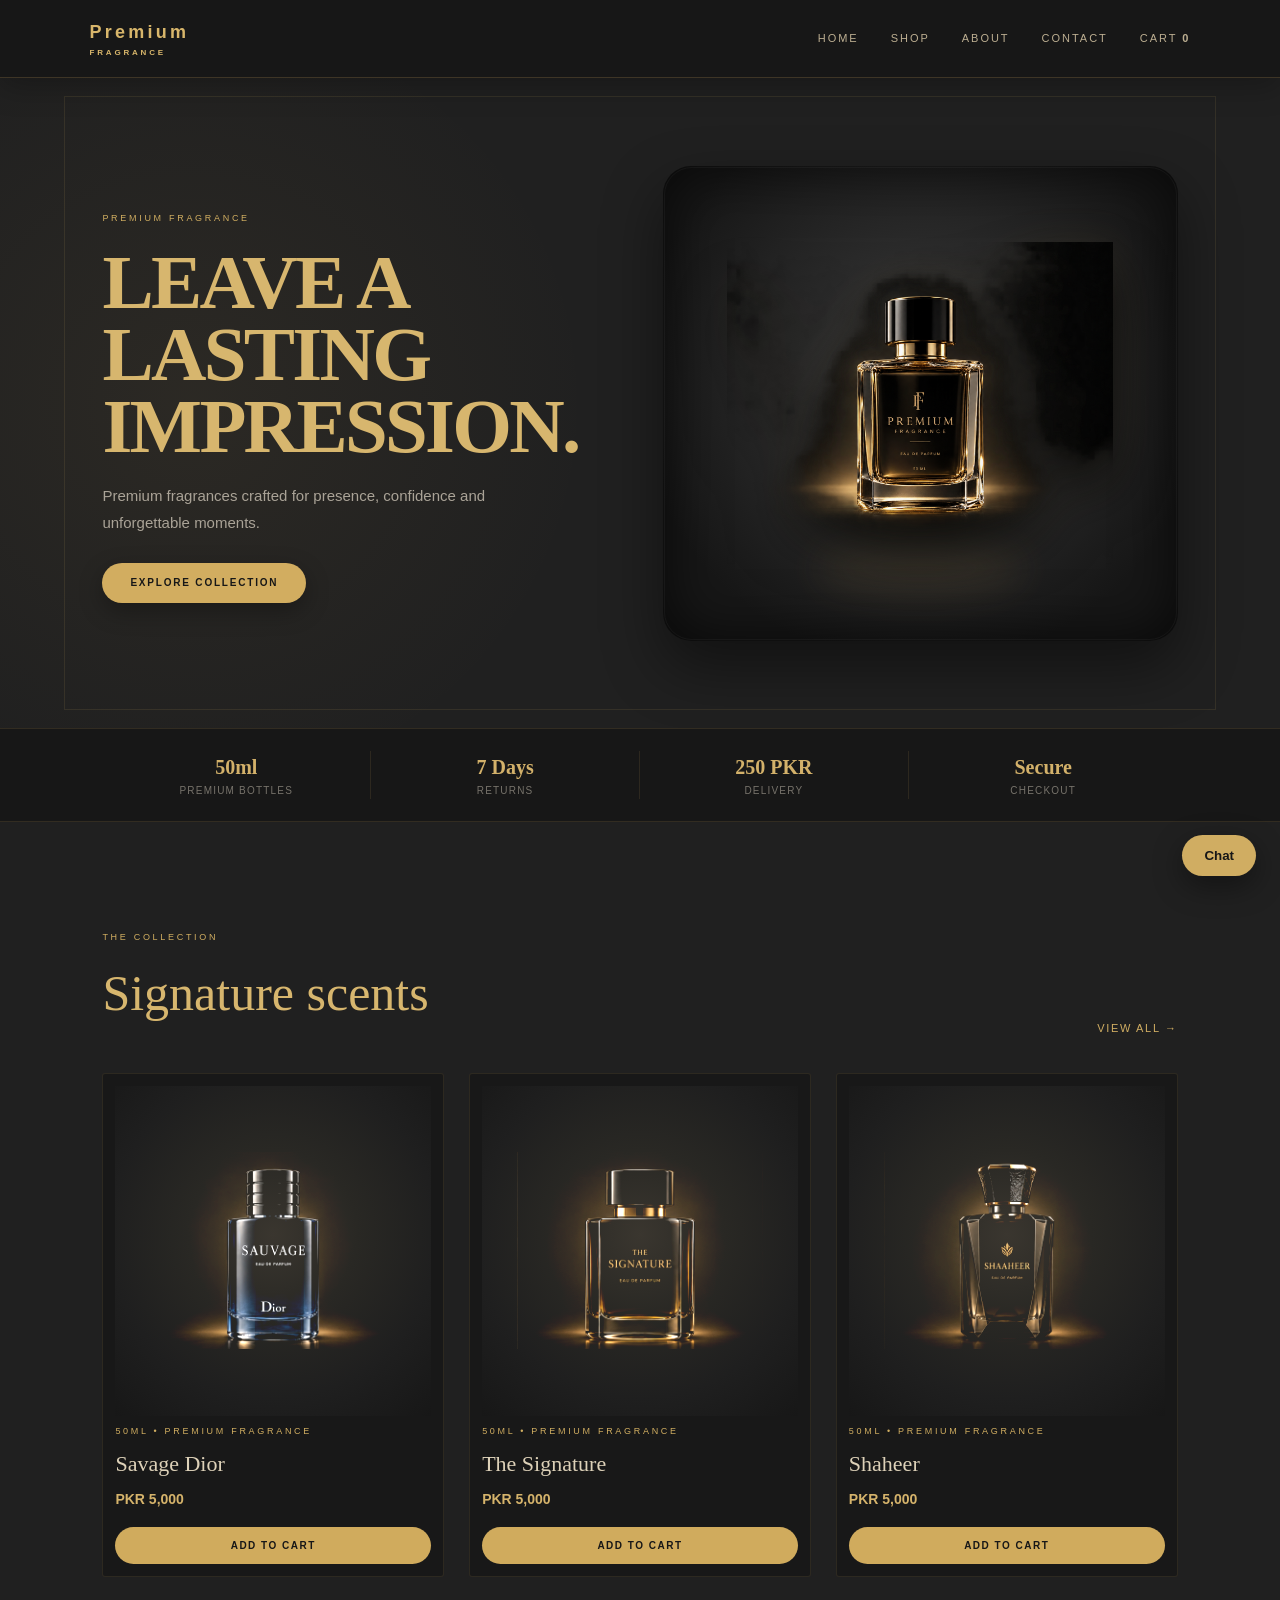
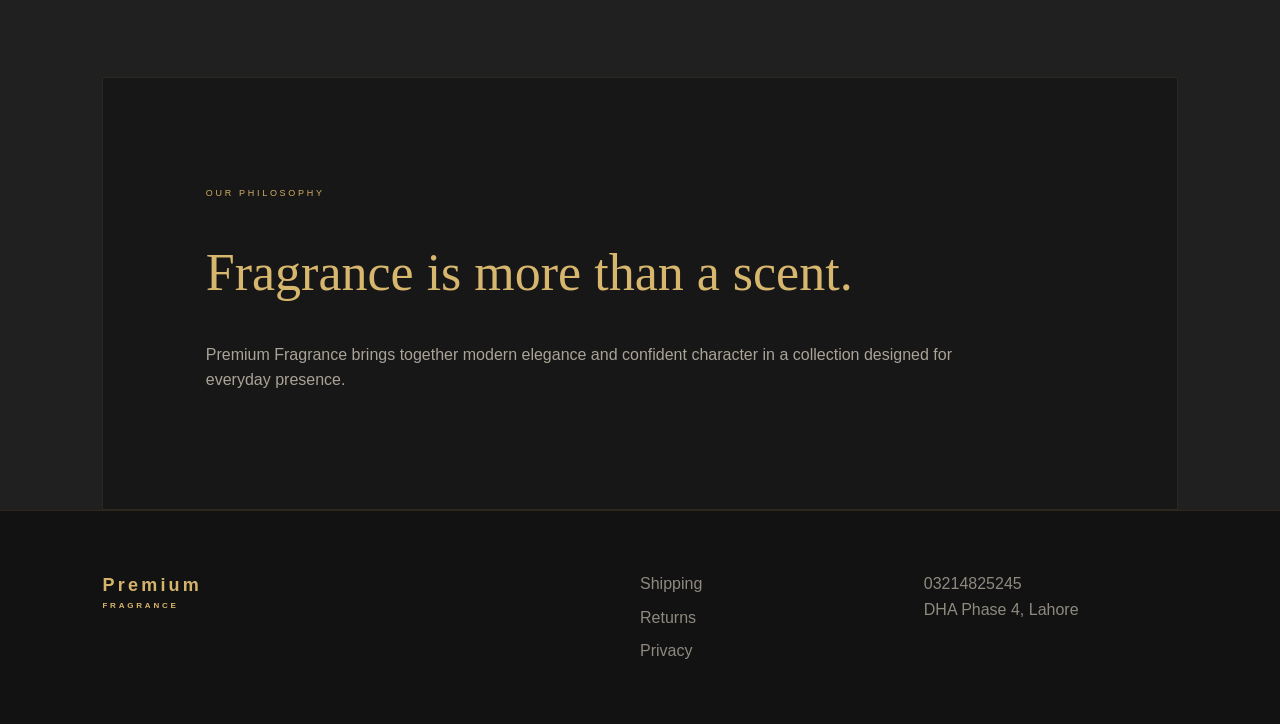
<file: index.html>
<!doctype html><html lang="en"><head><meta charset="utf-8"><meta name="viewport" content="width=device-width,initial-scale=1"><title>Premium Fragrance</title><link rel="stylesheet" href="assets/css/style.css"></head><body>
<header><a class="logo" href="index.html">Premium<span>FRAGRANCE</span></a><button class="menu">☰</button><nav><a href="index.html">Home</a><a href="shop.html">Shop</a><a href="about.html">About</a><a href="contact.html">Contact</a><a href="cart.html">Cart <b id="cartCount">0</b></a></nav></header>

<main><section class="hero reveal"><div><small>Premium FRAGRANCE</small><h1>Leave a lasting impression.</h1><p>Premium fragrances crafted for presence, confidence and unforgettable moments.</p><a class="btn" href="shop.html">Explore Collection</a></div><div class="hero-bottle">
  <img class="hero-perfume" src="assets/ChatGPT Image Sep 25, 2026, 08_57_26 PM.png" alt="Premium Fragrance">
</div></section>

<section class="trust reveal"><div><b>50ml</b><span>Premium bottles</span></div><div><b>7 Days</b><span>Returns</span></div><div><b>250 PKR</b><span>Delivery</span></div><div><b>Secure</b><span>Checkout</span></div></section>

<section class="section"><div class="heading reveal"><div><small>THE COLLECTION</small><h2>Signature scents</h2></div><a href="shop.html">View all →</a></div><div id="homeProducts" class="grid">

<article class="card reveal">
<a href="product.html?name=Savage%20Dior">
<div class="visual">
<img src="assets/images/sauvage.png" alt="Savage Dior">
</div>
<small>50ML • PREMIUM FRAGRANCE</small>
<h3>Savage Dior</h3>
<strong>PKR 5,000</strong>
</a>
<button onclick="addToCart('Savage Dior')">Add to Cart</button>
</article>

<article class="card reveal">
<a href="product.html?name=The%20Signature">
<div class="visual">
<img src="assets/images/signature.png" alt="The Signature">
</div>
<small>50ML • PREMIUM FRAGRANCE</small>
<h3>The Signature</h3>
<strong>PKR 5,000</strong>
</a>
<button onclick="addToCart('The Signature')">Add to Cart</button>
</article>

<article class="card reveal">
<a href="product.html?name=Shaheer">
<div class="visual">
<img src="assets/images/shaheer.png" alt="Shaheer">
</div>
<small>50ML • PREMIUM FRAGRANCE</small>
<h3>Shaheer</h3>
<strong>PKR 5,000</strong>
</a>
<button onclick="addToCart('Shaheer')">Add to Cart</button>
</article>

</div></section>

<section class="story reveal"><small>OUR PHILOSOPHY</small><h2>Fragrance is more than a scent.</h2><p>Premium Fragrance brings together modern elegance and confident character in a collection designed for everyday presence.</p></section></main>

<footer><div><a class="logo" href="index.html">Premium<span>FRAGRANCE</span></a></div><div><a href="shipping.html">Shipping</a><a href="returns.html">Returns</a><a href="privacy.html">Privacy</a></div><div>03214825245<br>DHA Phase 4, Lahore</div></footer>

<div class="chat"><button id="chatToggle">Chat</button><div id="chatBox"><b>Premium Fragrance</b><p>Hi! How can we help?</p><input id="chatInput" placeholder="Type a message"><button onclick="sendChat()">Send</button><p id="chatReply"></p></div></div><script src="assets/js/app.js"></script></body></html>
</file>
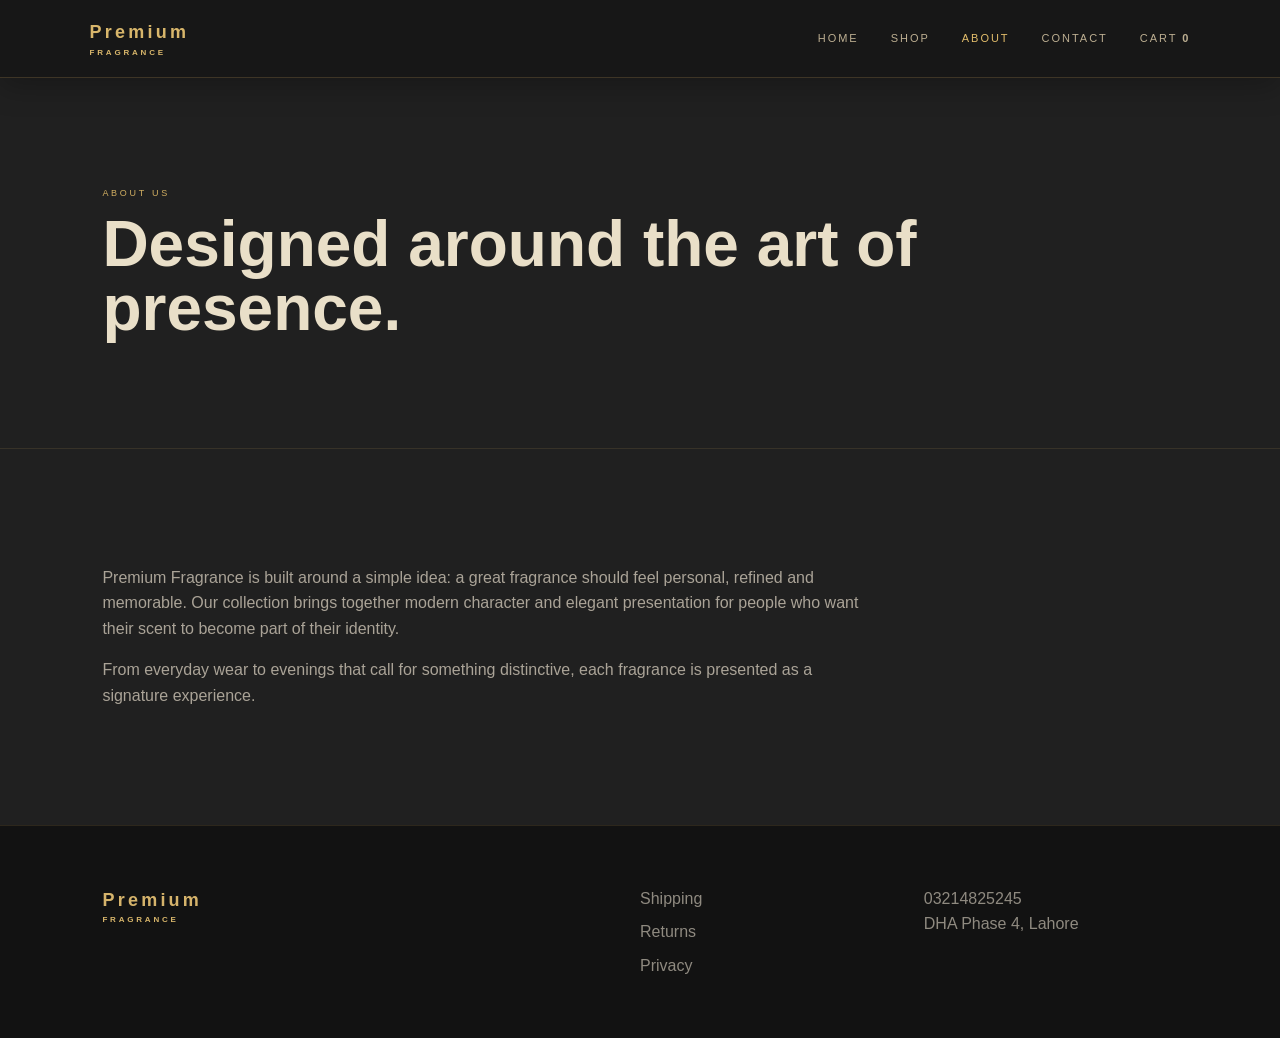
<file: about.html>
<!doctype html><html><head><meta charset="utf-8"><meta name="viewport" content="width=device-width,initial-scale=1"><title>About | Premium Fragrance</title><link rel="stylesheet" href="assets/css/style.css"></head><body><header><a class="logo" href="index.html">Premium<span>FRAGRANCE</span></a><button class="menu">☰</button><nav><a href="index.html">Home</a><a class="" href="shop.html">Shop</a><a class="active" href="about.html">About</a><a class="" href="contact.html">Contact</a><a class="" href="cart.html">Cart <b id="cartCount">0</b></a></nav></header><main><section class="page reveal"><small>ABOUT US</small><h1>Designed around the art of presence.</h1></section><section class="section prose reveal"><p>Premium Fragrance is built around a simple idea: a great fragrance should feel personal, refined and memorable. Our collection brings together modern character and elegant presentation for people who want their scent to become part of their identity.</p><p>From everyday wear to evenings that call for something distinctive, each fragrance is presented as a signature experience.</p></section></main><footer><div><a class="logo" href="index.html">Premium<span>FRAGRANCE</span></a></div><div><a href="shipping.html">Shipping</a><a href="returns.html">Returns</a><a href="privacy.html">Privacy</a></div><div>03214825245<br>DHA Phase 4, Lahore</div></footer><script src="assets/js/app.js"></script></body></html>
</file>
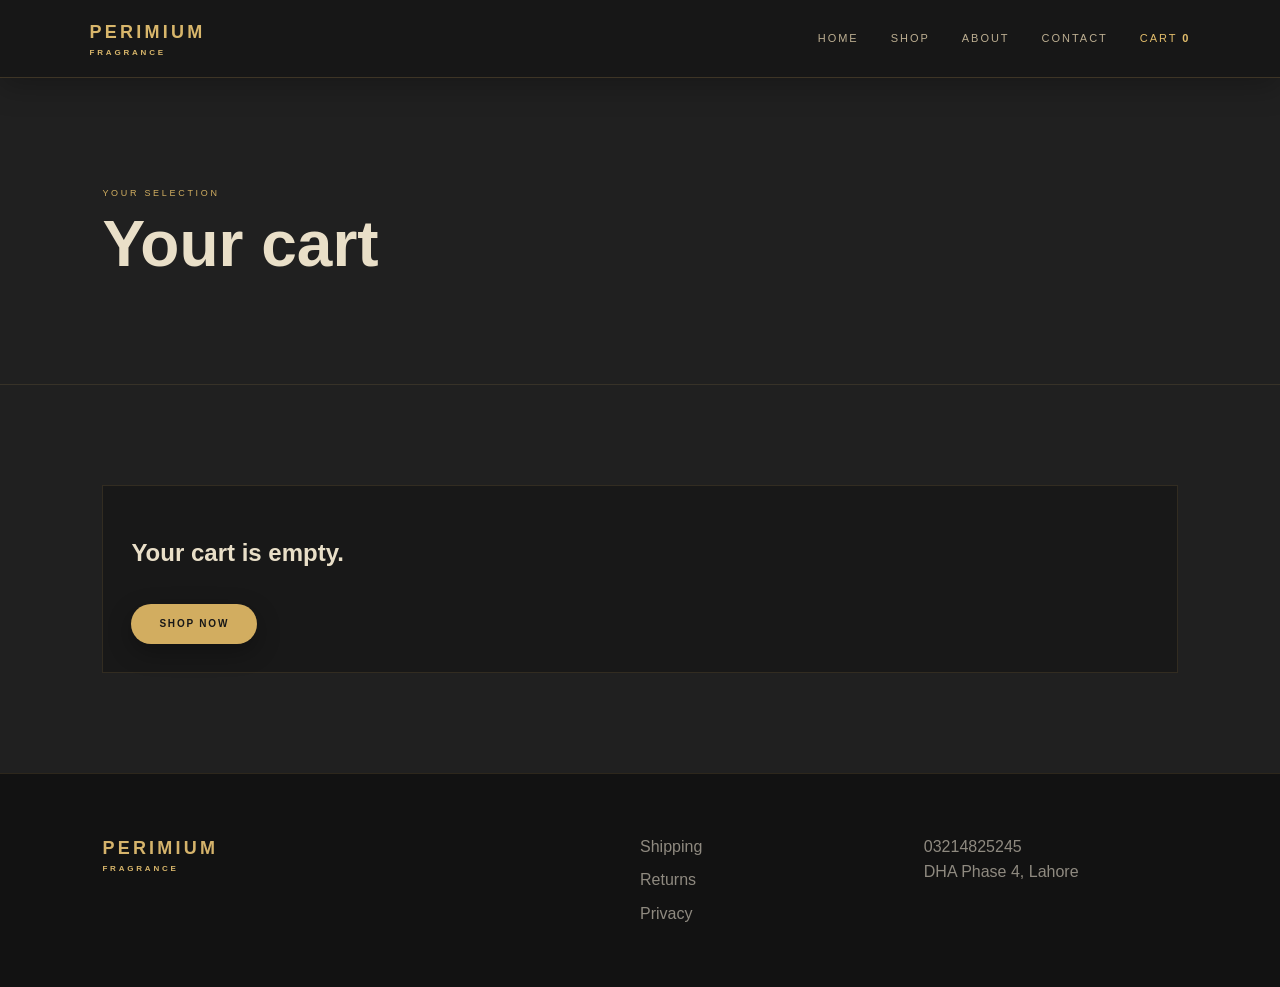
<file: cart.html>
<!doctype html><html><head><meta charset="utf-8"><meta name="viewport" content="width=device-width,initial-scale=1"><title>Cart | Perimium Fragrance</title><link rel="stylesheet" href="assets/css/style.css"></head><body><header><a class="logo" href="index.html">PERIMIUM<span>FRAGRANCE</span></a><button class="menu">☰</button><nav><a href="index.html">Home</a><a class="" href="shop.html">Shop</a><a class="" href="about.html">About</a><a class="" href="contact.html">Contact</a><a class="active" href="cart.html">Cart <b id="cartCount">0</b></a></nav></header><main><section class="page reveal"><small>YOUR SELECTION</small><h1>Your cart</h1></section><section class="section"><div id="cartItems"></div><div id="cartSummary"></div></section></main><footer><div><a class="logo" href="index.html">PERIMIUM<span>FRAGRANCE</span></a></div><div><a href="shipping.html">Shipping</a><a href="returns.html">Returns</a><a href="privacy.html">Privacy</a></div><div>03214825245<br>DHA Phase 4, Lahore</div></footer><script src="assets/js/app.js"></script></body></html>
</file>
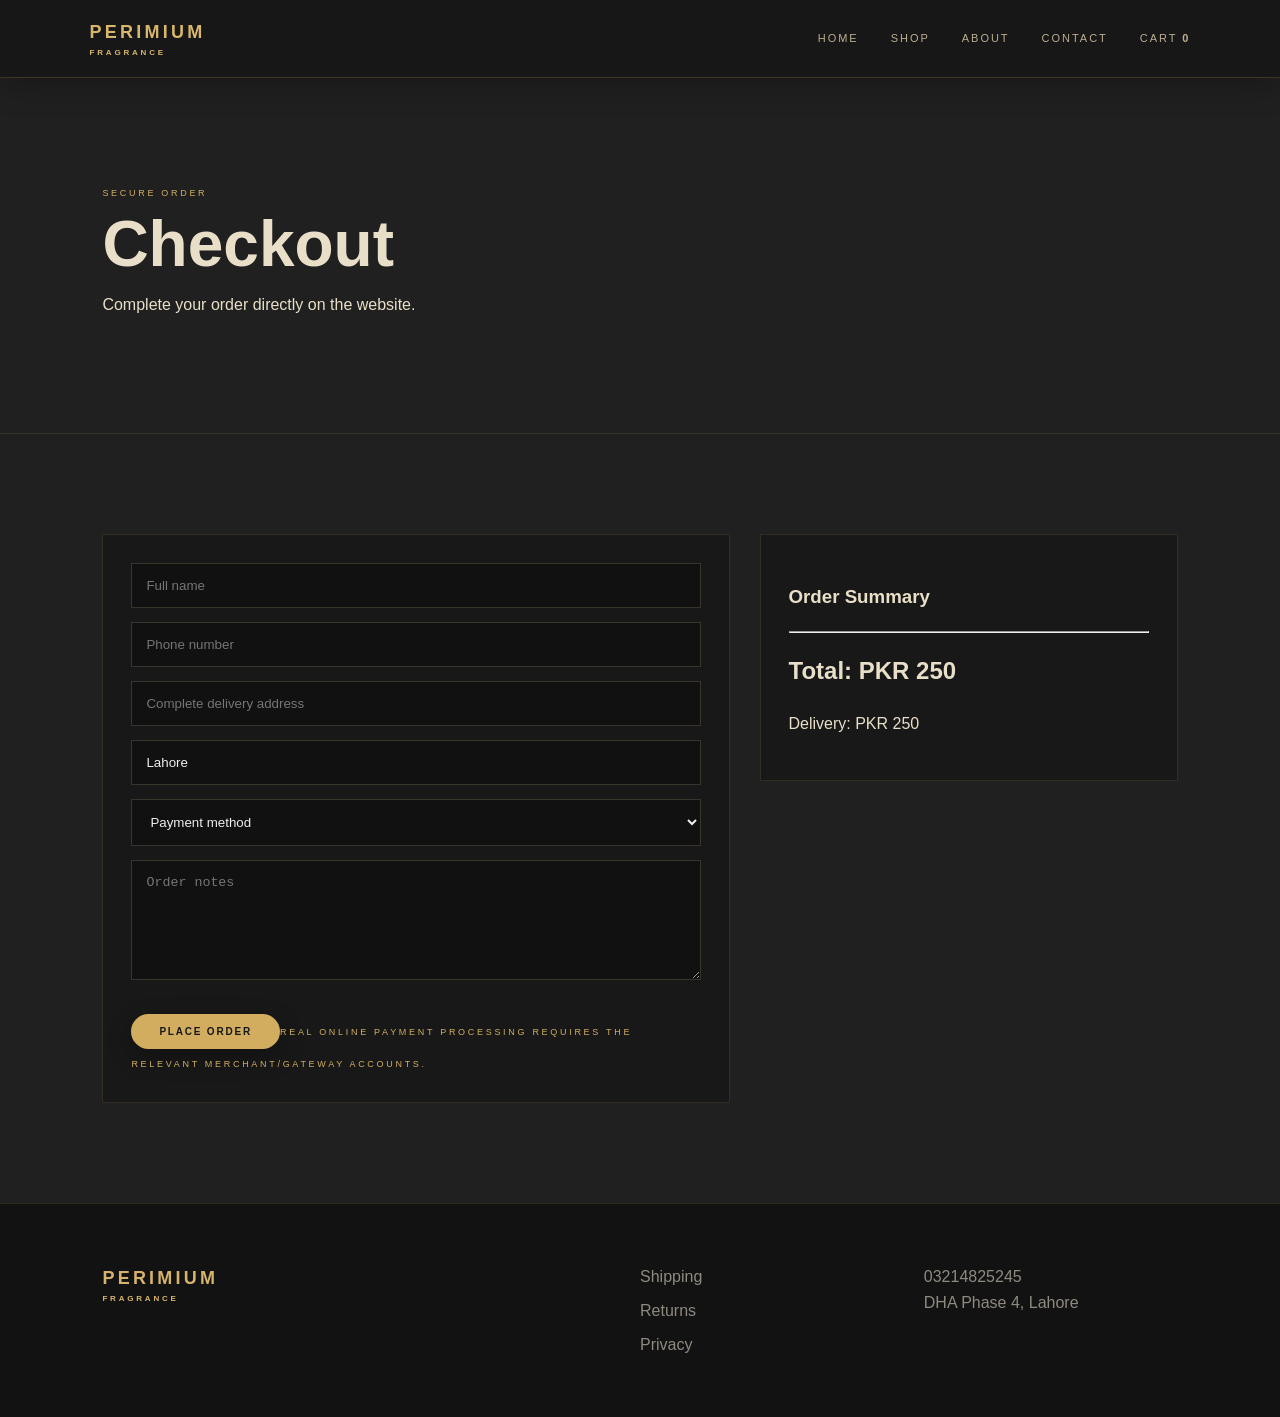
<file: checkout.html>
<!doctype html><html><head><meta charset="utf-8"><meta name="viewport" content="width=device-width,initial-scale=1"><title>Checkout | Perimium Fragrance</title><link rel="stylesheet" href="assets/css/style.css"></head><body><header><a class="logo" href="index.html">PERIMIUM<span>FRAGRANCE</span></a><button class="menu">☰</button><nav><a href="index.html">Home</a><a class="" href="shop.html">Shop</a><a class="" href="about.html">About</a><a class="" href="contact.html">Contact</a><a class="" href="cart.html">Cart <b id="cartCount">0</b></a></nav></header><main><section class="page reveal"><small>SECURE ORDER</small><h1>Checkout</h1><p>Complete your order directly on the website.</p></section><section class="checkout section"><form id="checkoutForm"><input required name="name" placeholder="Full name"><input required name="phone" placeholder="Phone number"><input required name="address" placeholder="Complete delivery address"><input required name="city" value="Lahore"><select required name="payment"><option value="">Payment method</option><option>Cash on Delivery</option><option>JazzCash</option><option>EasyPaisa</option><option>SadaPay</option><option>NayaPay</option><option>Debit / Credit Card</option><option>Payoneer</option></select><textarea name="notes" placeholder="Order notes"></textarea><button class="btn">Place Order</button><small>Real online payment processing requires the relevant merchant/gateway accounts.</small></form><div id="checkoutSummary" class="summary"></div></section></main><footer><div><a class="logo" href="index.html">PERIMIUM<span>FRAGRANCE</span></a></div><div><a href="shipping.html">Shipping</a><a href="returns.html">Returns</a><a href="privacy.html">Privacy</a></div><div>03214825245<br>DHA Phase 4, Lahore</div></footer><script src="assets/js/app.js"></script></body></html>
</file>
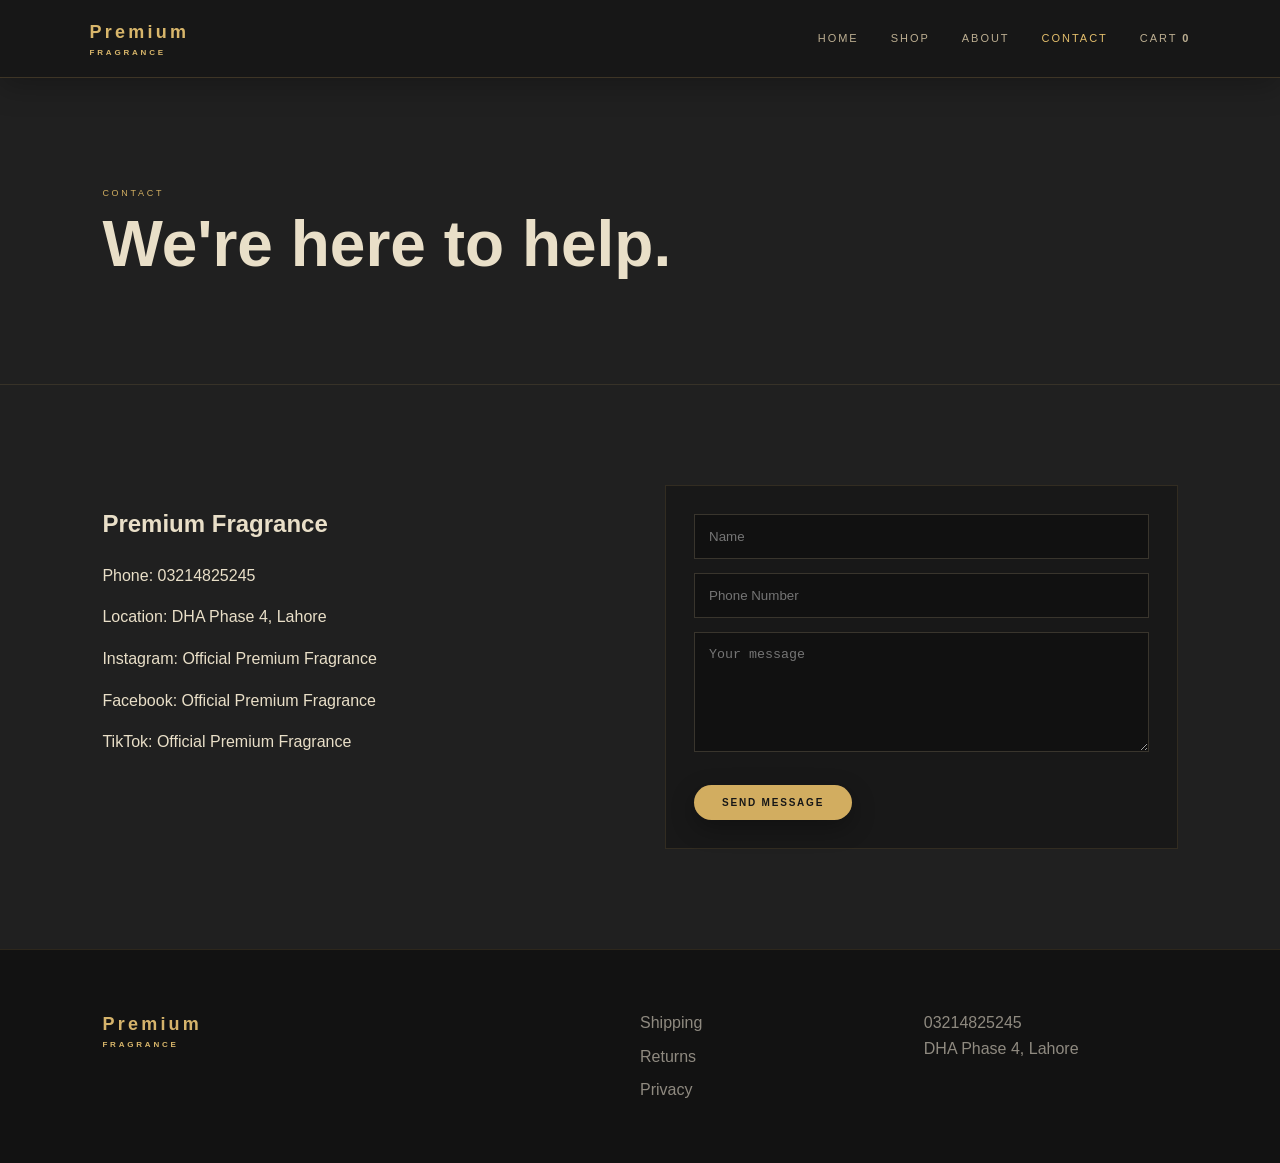
<file: contact.html>
<!doctype html>
<html>
<head>
<meta charset="utf-8">
<meta name="viewport" content="width=device-width,initial-scale=1">
<title>Contact | Premium Fragrance</title>
<link rel="stylesheet" href="assets/css/style.css">
</head>

<body>

<header>
<a class="logo" href="index.html">Premium<span>FRAGRANCE</span></a>
<button class="menu">☰</button>

<nav>
<a href="index.html">Home</a>
<a href="shop.html">Shop</a>
<a href="about.html">About</a>
<a class="active" href="contact.html">Contact</a>
<a href="cart.html">Cart <b id="cartCount">0</b></a>
</nav>
</header>

<main>

<section class="page reveal">
<small>CONTACT</small>
<h1>We're here to help.</h1>
</section>

<section class="section contact">

<div>
<h2>Premium Fragrance</h2>
<p>Phone: 03214825245</p>
<p>Location: DHA Phase 4, Lahore</p>
<p>Instagram: Official Premium Fragrance</p>
<p>Facebook: Official Premium Fragrance</p>
<p>TikTok: Official Premium Fragrance</p>
</div>

<form id="whatsappForm">

<input id="customerName" type="text" placeholder="Name" required>

<input id="customerNumber" type="tel" placeholder="Phone Number" required>

<textarea id="customerMessage" placeholder="Your message" required></textarea>

<button type="submit" class="btn">Send message</button>

</form>

</section>
</main>

<footer>

<div>
<a class="logo" href="index.html">Premium<span>FRAGRANCE</span></a>
</div>

<div>
<a href="shipping.html">Shipping</a>
<a href="returns.html">Returns</a>
<a href="privacy.html">Privacy</a>
</div>

<div>
03214825245<br>
DHA Phase 4, Lahore
</div>

</footer>

<script src="assets/js/app.js"></script>

<script>
document.getElementById("whatsappForm").addEventListener("submit", function(e) {

e.preventDefault();

const name = document.getElementById("customerName").value;
const number = document.getElementById("customerNumber").value;
const message = document.getElementById("customerMessage").value;

const whatsappNumber = "923214825245";

const whatsappMessage =
"New Customer Message%0A%0A" +
"Name: " + encodeURIComponent(name) + "%0A" +
"Customer Number: " + encodeURIComponent(number) + "%0A" +
"Message: " + encodeURIComponent(message);

window.location.href =
"https://wa.me/" + whatsappNumber + "?text=" + whatsappMessage;

});
</script>

</body>
</html>
</file>
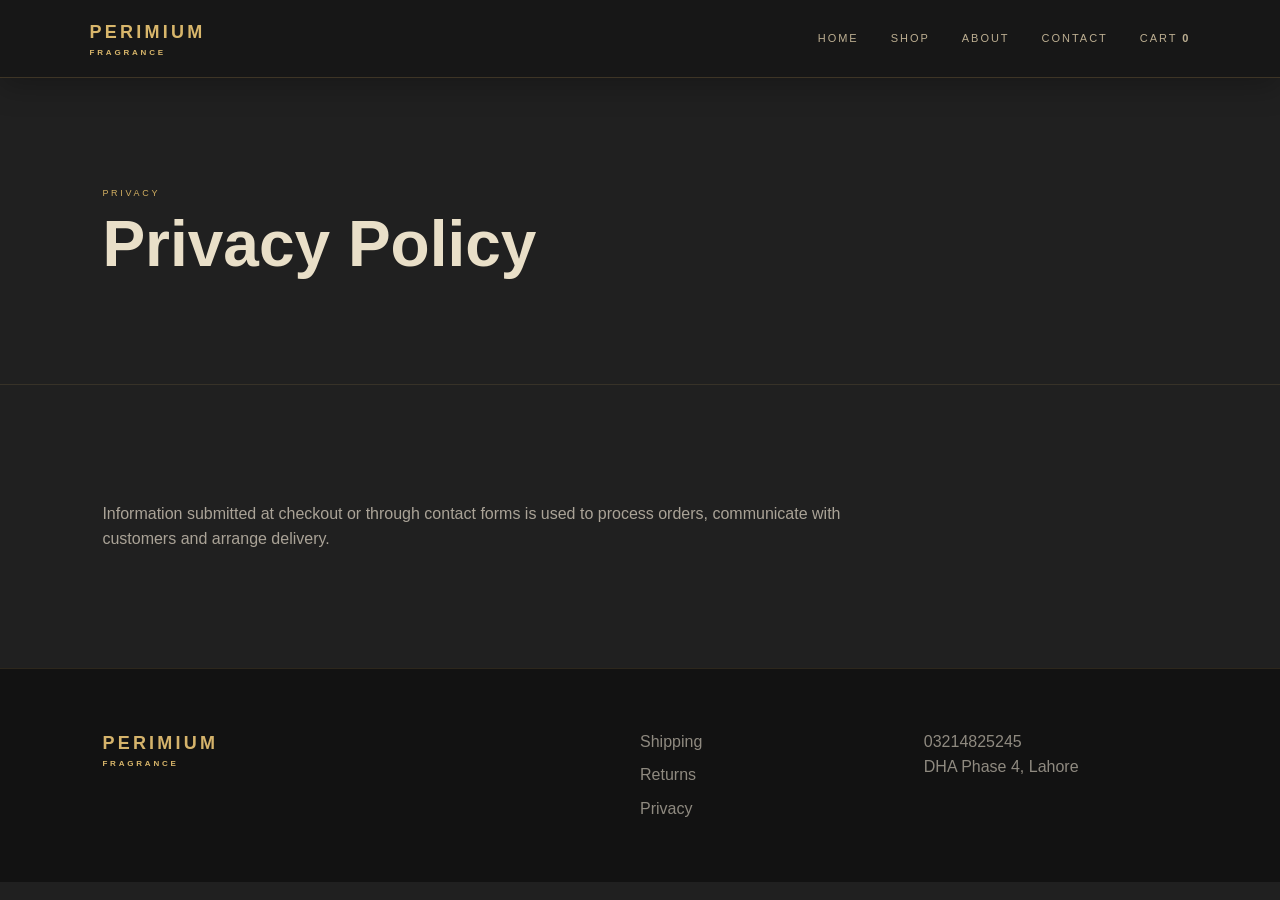
<file: privacy.html>
<!doctype html><html><head><meta charset="utf-8"><meta name="viewport" content="width=device-width,initial-scale=1"><title>Privacy Policy | Perimium Fragrance</title><link rel="stylesheet" href="assets/css/style.css"></head><body><header><a class="logo" href="index.html">PERIMIUM<span>FRAGRANCE</span></a><button class="menu">☰</button><nav><a href="index.html">Home</a><a class="" href="shop.html">Shop</a><a class="" href="about.html">About</a><a class="" href="contact.html">Contact</a><a class="" href="cart.html">Cart <b id="cartCount">0</b></a></nav></header><main><section class="page reveal"><small>PRIVACY</small><h1>Privacy Policy</h1></section><section class="section prose reveal"><p>Information submitted at checkout or through contact forms is used to process orders, communicate with customers and arrange delivery.</p></section></main><footer><div><a class="logo" href="index.html">PERIMIUM<span>FRAGRANCE</span></a></div><div><a href="shipping.html">Shipping</a><a href="returns.html">Returns</a><a href="privacy.html">Privacy</a></div><div>03214825245<br>DHA Phase 4, Lahore</div></footer><script src="assets/js/app.js"></script></body></html>
</file>
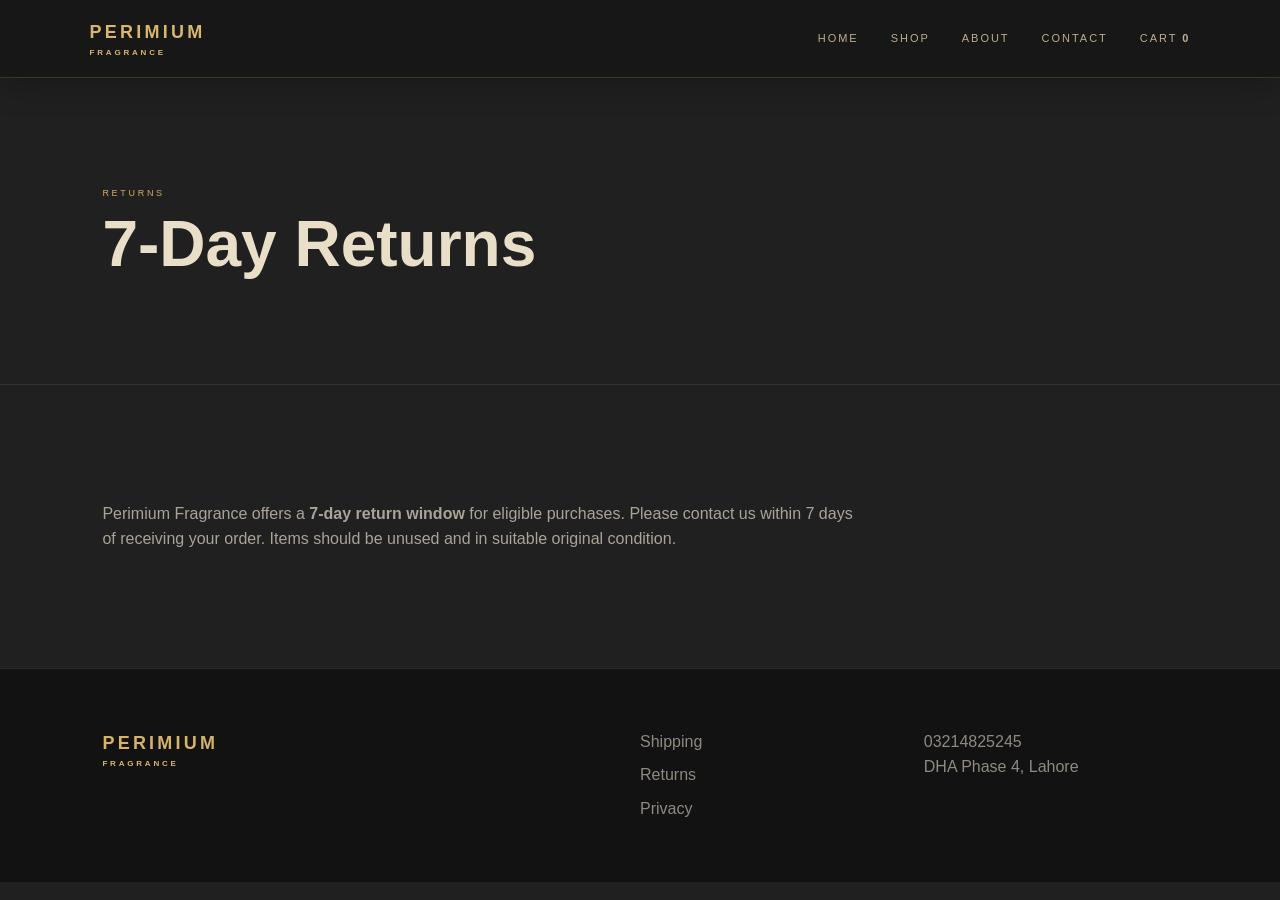
<file: returns.html>
<!doctype html><html><head><meta charset="utf-8"><meta name="viewport" content="width=device-width,initial-scale=1"><title>7-Day Returns | Perimium Fragrance</title><link rel="stylesheet" href="assets/css/style.css"></head><body><header><a class="logo" href="index.html">PERIMIUM<span>FRAGRANCE</span></a><button class="menu">☰</button><nav><a href="index.html">Home</a><a class="" href="shop.html">Shop</a><a class="" href="about.html">About</a><a class="" href="contact.html">Contact</a><a class="" href="cart.html">Cart <b id="cartCount">0</b></a></nav></header><main><section class="page reveal"><small>RETURNS</small><h1>7-Day Returns</h1></section><section class="section prose reveal"><p>Perimium Fragrance offers a <strong>7-day return window</strong> for eligible purchases. Please contact us within 7 days of receiving your order. Items should be unused and in suitable original condition.</p></section></main><footer><div><a class="logo" href="index.html">PERIMIUM<span>FRAGRANCE</span></a></div><div><a href="shipping.html">Shipping</a><a href="returns.html">Returns</a><a href="privacy.html">Privacy</a></div><div>03214825245<br>DHA Phase 4, Lahore</div></footer><script src="assets/js/app.js"></script></body></html>
</file>
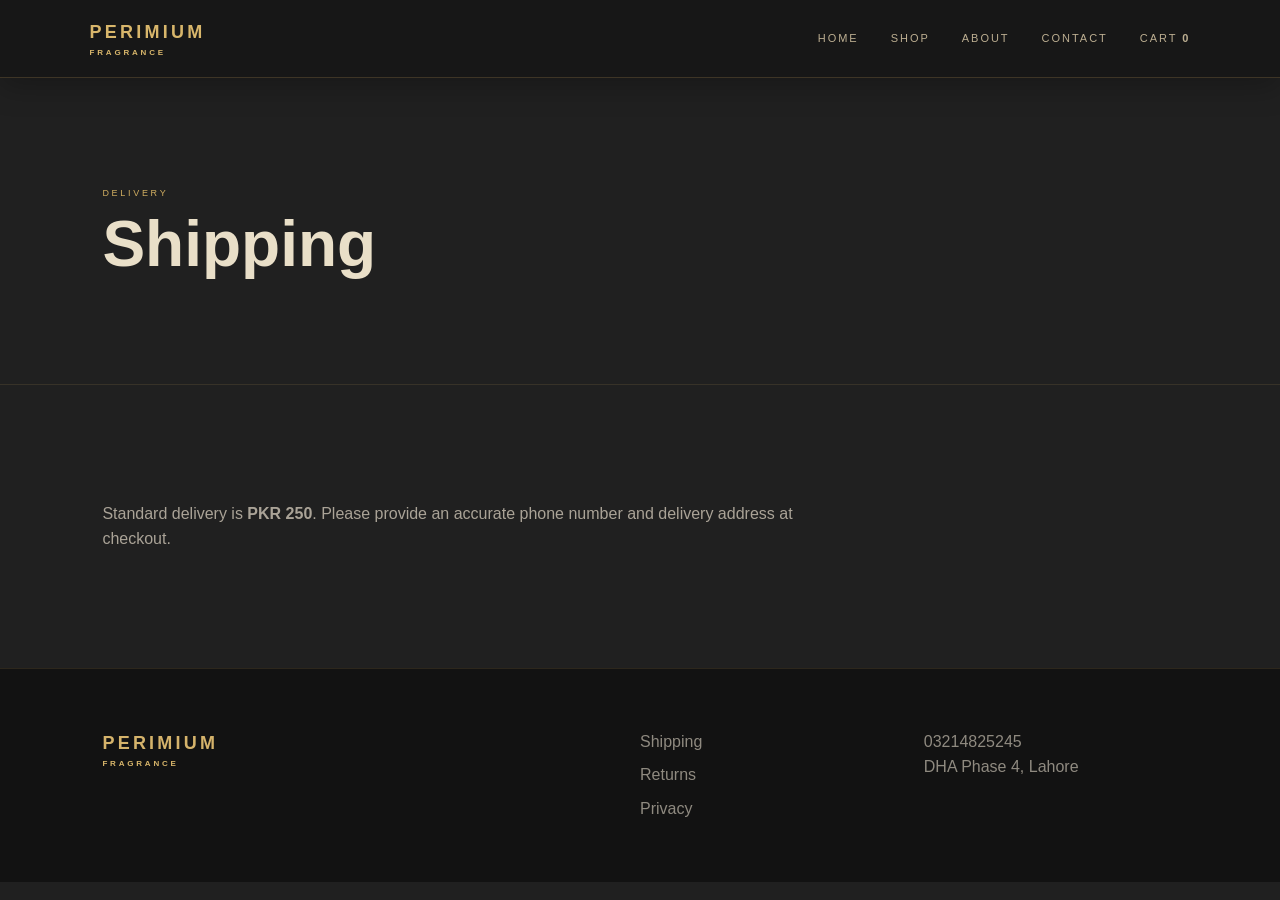
<file: shipping.html>
<!doctype html><html><head><meta charset="utf-8"><meta name="viewport" content="width=device-width,initial-scale=1"><title>Shipping | Perimium Fragrance</title><link rel="stylesheet" href="assets/css/style.css"></head><body><header><a class="logo" href="index.html">PERIMIUM<span>FRAGRANCE</span></a><button class="menu">☰</button><nav><a href="index.html">Home</a><a class="" href="shop.html">Shop</a><a class="" href="about.html">About</a><a class="" href="contact.html">Contact</a><a class="" href="cart.html">Cart <b id="cartCount">0</b></a></nav></header><main><section class="page reveal"><small>DELIVERY</small><h1>Shipping</h1></section><section class="section prose reveal"><p>Standard delivery is <strong>PKR 250</strong>. Please provide an accurate phone number and delivery address at checkout.</p></section></main><footer><div><a class="logo" href="index.html">PERIMIUM<span>FRAGRANCE</span></a></div><div><a href="shipping.html">Shipping</a><a href="returns.html">Returns</a><a href="privacy.html">Privacy</a></div><div>03214825245<br>DHA Phase 4, Lahore</div></footer><script src="assets/js/app.js"></script></body></html>
</file>
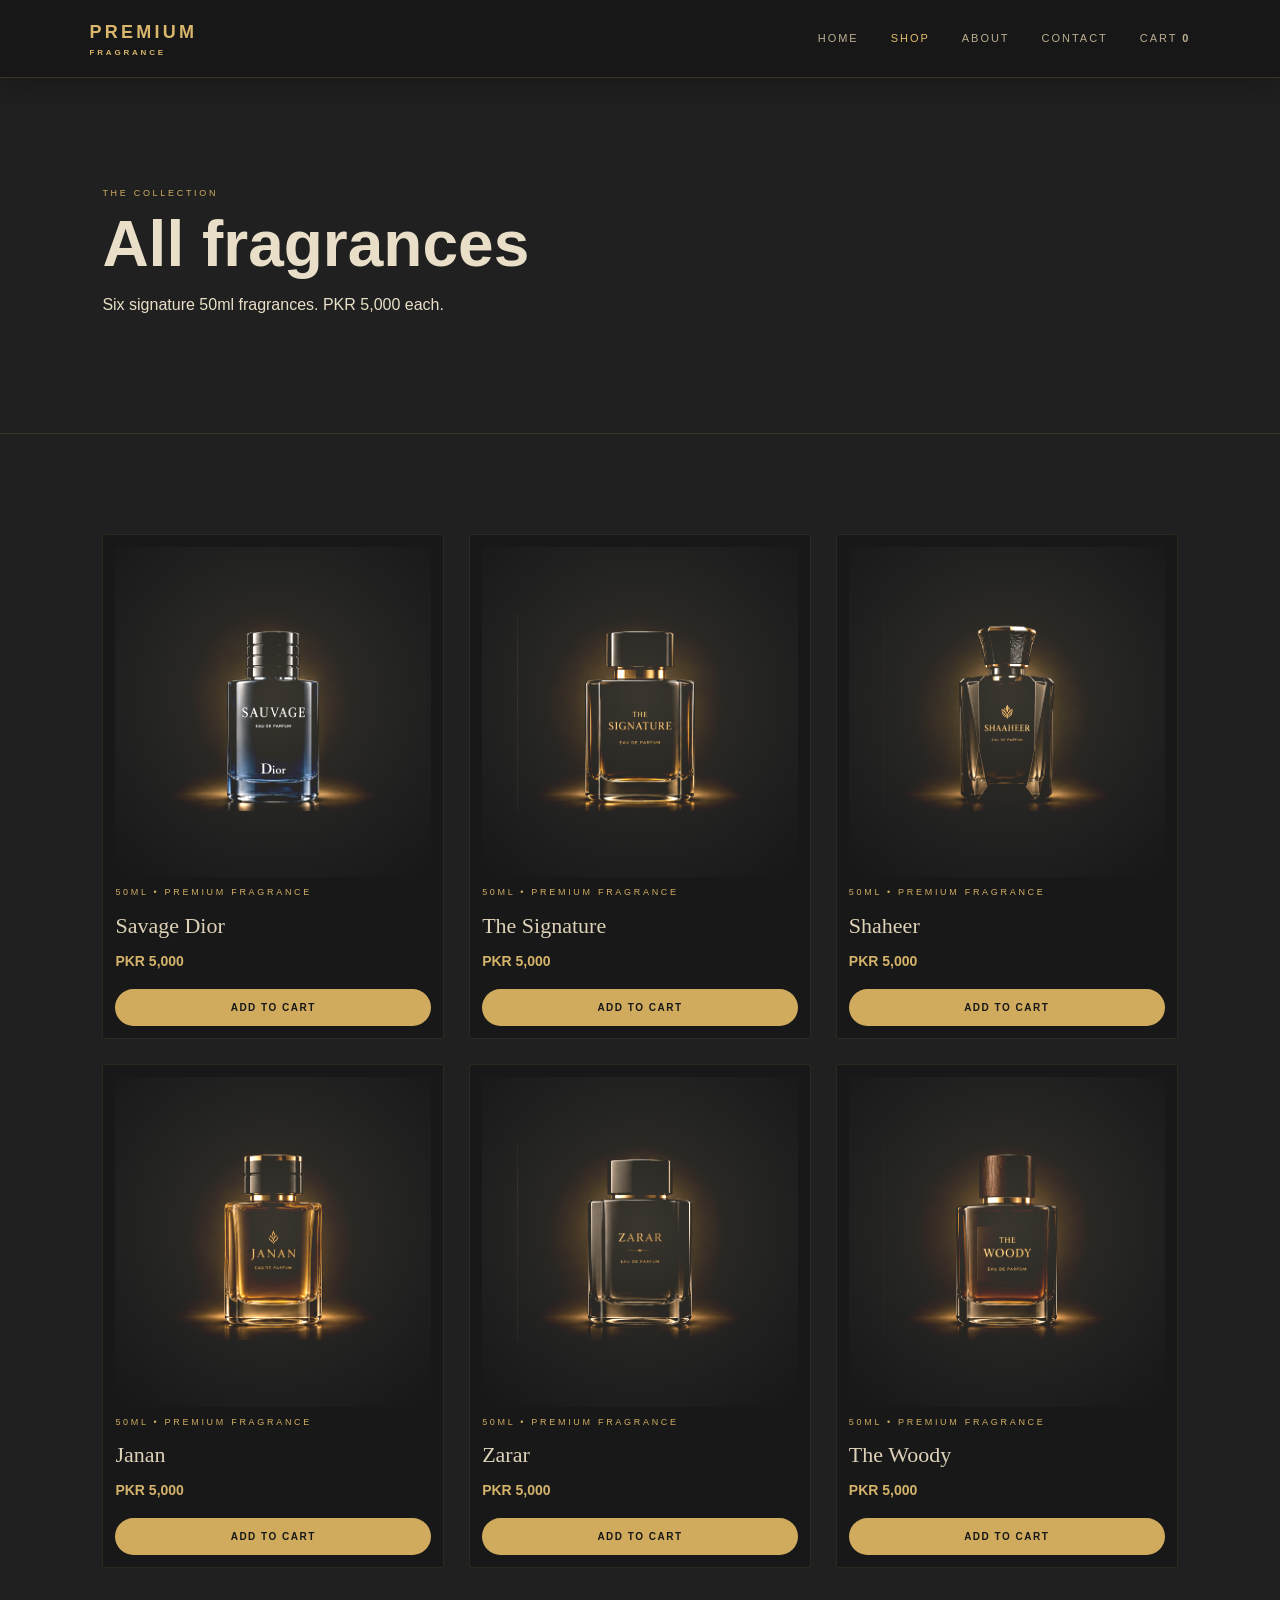
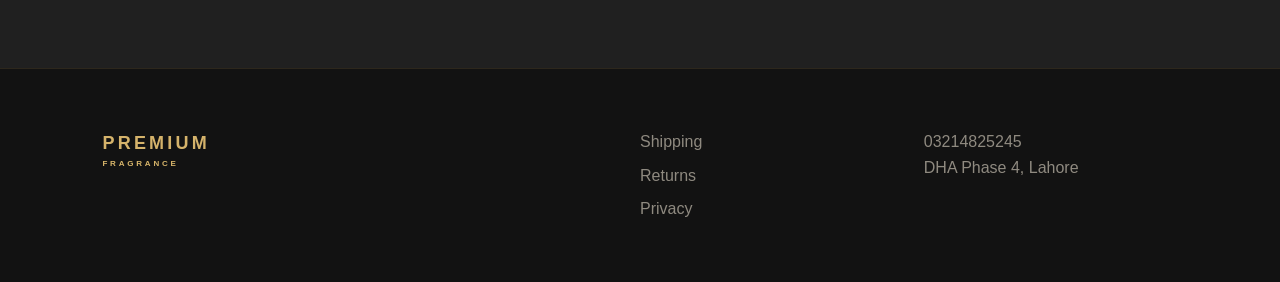
<file: shop.html>
<!doctype html><html><head><meta charset="utf-8"><meta name="viewport" content="width=device-width,initial-scale=1"><title>Shop | Premium Fragrance</title><link rel="stylesheet" href="assets/css/style.css"></head><body><header><a class="logo" href="index.html">PREMIUM<span>FRAGRANCE</span></a><button class="menu">☰</button><nav><a href="index.html">Home</a><a class="active" href="shop.html">Shop</a><a class="" href="about.html">About</a><a class="" href="contact.html">Contact</a><a class="" href="cart.html">Cart <b id="cartCount">0</b></a></nav></header><main><section class="page reveal"><small>THE COLLECTION</small><h1>All fragrances</h1><p>Six signature 50ml fragrances. PKR 5,000 each.</p></section><section class="section"><div class="grid">

<article class="card reveal"><a href="product.html?name=Savage%20Dior"><div class="visual"><img src="assets/images/sauvage.png" alt="Savage Dior"></div><small>50ML • PREMIUM FRAGRANCE</small><h3>Savage Dior</h3><strong>PKR 5,000</strong></a><button onclick="addToCart('Savage Dior')">Add to Cart</button></article>

<article class="card reveal"><a href="product.html?name=The%20Signature"><div class="visual"><img src="assets/images/signature.png" alt="The Signature"></div><small>50ML • PREMIUM FRAGRANCE</small><h3>The Signature</h3><strong>PKR 5,000</strong></a><button onclick="addToCart('The Signature')">Add to Cart</button></article>

<article class="card reveal"><a href="product.html?name=Shaheer"><div class="visual"><img src="assets/images/shaheer.png" alt="Shaheer"></div><small>50ML • PREMIUM FRAGRANCE</small><h3>Shaheer</h3><strong>PKR 5,000</strong></a><button onclick="addToCart('Shaheer')">Add to Cart</button></article>

<article class="card reveal"><a href="product.html?name=Janan"><div class="visual"><img src="assets/images/janan.png" alt="Janan"></div><small>50ML • PREMIUM FRAGRANCE</small><h3>Janan</h3><strong>PKR 5,000</strong></a><button onclick="addToCart('Janan')">Add to Cart</button></article>

<article class="card reveal"><a href="product.html?name=Zarar"><div class="visual"><img src="assets/images/zarar.png" alt="Zarar"></div><small>50ML • PREMIUM FRAGRANCE</small><h3>Zarar</h3><strong>PKR 5,000</strong></a><button onclick="addToCart('Zarar')">Add to Cart</button></article>

<article class="card reveal"><a href="product.html?name=The%20Woody"><div class="visual"><img src="assets/images/woody.png" alt="The Woody"></div><small>50ML • PREMIUM FRAGRANCE</small><h3>The Woody</h3><strong>PKR 5,000</strong></a><button onclick="addToCart('The Woody')">Add to Cart</button></article>

</div></section></main><footer><div><a class="logo" href="index.html">PREMIUM<span>FRAGRANCE</span></a></div><div><a href="shipping.html">Shipping</a><a href="returns.html">Returns</a><a href="privacy.html">Privacy</a></div><div>03214825245<br>DHA Phase 4, Lahore</div></footer><script src="assets/js/app.js"></script></body></html>
</file>
<file: assets/css/style.css>
*{box-sizing:border-box}

html{
  scroll-behavior:smooth;
}

body{
  margin:0;
  background:#080808;
  color:#f5f1e8;
  font:16px/1.6 Arial,sans-serif;
}

a{
  color:inherit;
  text-decoration:none;
}

header{
  position:sticky;
  top:0;
  z-index:20;
  display:flex;
  justify-content:space-between;
  align-items:center;
  padding:20px 7%;
  background:#080808ed;
  border-bottom:1px solid #c6a15b33;
  backdrop-filter:blur(16px);
}

.logo{
  font-weight:900;
  letter-spacing:.16em;
  color:#f5f1e8;
}

.logo span{
  display:block;
  font-size:9px;
  letter-spacing:.38em;
  color:#c6a15b;
}

nav{
  display:flex;
  gap:28px;
  color:#bdb7aa;
  font-size:14px;
}

nav a:hover,
.active{
  color:#c6a15b;
}

.menu{
  display:none;
  background:none;
  border:0;
  color:#f5f1e8;
  font-size:24px;
}

/* HERO */

.hero{
  min-height:680px;
  padding:80px 10%;
  display:grid;
  grid-template-columns:1fr 1fr;
  align-items:center;
  background:
    radial-gradient(circle at 75% 45%,#302715 0%,#15120d 18%,#080808 55%);
}

.hero h1{
  font-size:clamp(55px,7vw,92px);
  line-height:.94;
  max-width:750px;
  margin:15px 0;
  color:#f5f1e8;
}

.hero p{
  max-width:540px;
  color:#aaa397;
  font-size:18px;
}

.hero small,
small{
  letter-spacing:.2em;
  color:#c6a15b;
  font-size:11px;
}

.btn{
  display:inline-block;
  border:1px solid #c6a15b;
  background:#c6a15b;
  color:#080808;
  padding:13px 26px;
  font-weight:800;
  cursor:pointer;
  margin-top:12px;
  transition:.3s;
}

.btn:hover{
  background:#e1c27e;
  transform:translateY(-2px);
}

/* HERO PERFUME */

.hero-bottle{
  position:relative;
  min-height:420px;
  display:flex;
  justify-content:center;
  align-items:center;
}

.hero-perfume{
  height:360px;
  width:auto;
  max-width:80%;
  object-fit:contain;
  filter:drop-shadow(0 35px 35px #000);
  animation:dropPerfume 1.6s cubic-bezier(.18,.8,.25,1) forwards;
}

/* GOLD FLOOR CRACK */

.hero-bottle::after{
  content:"";
  position:absolute;
  left:50%;
  bottom:25px;
  width:240px;
  height:85px;
  transform:translateX(-50%) scale(0);
  opacity:0;
  background:
    linear-gradient(120deg,transparent 47%,#c6a15b 48%,#c6a15b 49%,transparent 50%),
    linear-gradient(60deg,transparent 47%,#c6a15b 48%,#c6a15b 49%,transparent 50%),
    linear-gradient(170deg,transparent 48%,#c6a15b 49%,transparent 51%);
  animation:crackFloor .4s ease-out 1.3s forwards;
}

@keyframes dropPerfume{
  0%{
    transform:translateY(-450px) rotate(8deg);
    opacity:0;
  }
  75%{
    transform:translateY(15px) rotate(-2deg);
    opacity:1;
  }
  90%{
    transform:translateY(-8px) rotate(1deg);
  }
  100%{
    transform:translateY(0) rotate(0);
  }
}

@keyframes crackFloor{
  0%{
    transform:translateX(-50%) scale(0);
    opacity:0;
  }
  100%{
    transform:translateX(-50%) scale(1);
    opacity:.8;
  }
}

/* TRUST */

.trust{
  display:grid;
  grid-template-columns:repeat(4,1fr);
  padding:28px 7%;
  background:#0e0e0e;
  border-block:1px solid #c6a15b22;
}

.trust div{
  text-align:center;
  border-right:1px solid #c6a15b22;
}

.trust div:last-child{
  border:0;
}

.trust b{
  display:block;
  color:#c6a15b;
}

.trust span{
  display:block;
  color:#88847b;
  font-size:12px;
}

/* SECTIONS */

.section{
  padding:100px 8%;
}

.heading{
  display:flex;
  justify-content:space-between;
  align-items:end;
  margin-bottom:35px;
}

.heading h2{
  font-size:48px;
  margin:5px 0;
}

.heading>a{
  color:#c6a15b;
}

/* PRODUCTS */

.grid{
  display:grid;
  grid-template-columns:repeat(3,1fr);
  gap:25px;
}

.card{
  background:linear-gradient(145deg,#151515,#0d0d0d);
  padding:14px;
  border:1px solid #c6a15b22;
  transition:.35s;
}

.card:hover{
  transform:translateY(-8px);
  border-color:#c6a15b88;
  box-shadow:0 20px 50px #000;
}

.visual{
  height:320px;
  background:
    radial-gradient(circle at center,#332b1d,#17140f 38%,#0b0b0b 75%);
  display:flex;
  align-items:center;
  justify-content:center;
  overflow:hidden;
}

.visual img{
  max-width:80%;
  max-height:280px;
  width:auto;
  height:auto;
  object-fit:contain;
  filter:drop-shadow(0 25px 25px #000);
  transition:.4s;
}

.card:hover .visual img{
  transform:scale(1.05);
}

.card h3{
  font-size:24px;
  margin:5px 0;
  color:#f5f1e8;
}

.card strong{
  color:#c6a15b;
}

.card button{
  width:100%;
  padding:13px;
  background:#c6a15b;
  border:1px solid #c6a15b;
  color:#080808;
  cursor:pointer;
  margin-top:15px;
  font-weight:800;
  transition:.3s;
}

.card button:hover{
  background:#e1c27e;
}

/* STORY */

.story{
  margin:0 8%;
  padding:100px 8%;
  background:
    radial-gradient(circle at 80%,#332a1a,#111 45%,#0a0a0a);
  border:1px solid #c6a15b22;
}

.story h2{
  font-size:52px;
  line-height:1;
  max-width:700px;
}

.story p,
.prose p{
  color:#aaa397;
  max-width:760px;
}

/* PAGES */

.page{
  padding:100px 8%;
  background:linear-gradient(120deg,#18140e,#080808);
  border-bottom:1px solid #c6a15b22;
}

.page h1{
  font-size:64px;
  line-height:1;
  margin:8px 0;
}

.product{
  display:grid;
  grid-template-columns:1fr 1fr;
  gap:60px;
  align-items:center;
}

.product .visual{
  min-height:520px;
}

.product h1{
  font-size:60px;
  line-height:1;
}

/* CHECKOUT */

.checkout{
  display:grid;
  grid-template-columns:1.2fr .8fr;
  gap:30px;
}

.checkout form,
.summary,
.contact form{
  background:#111;
  padding:28px;
  border:1px solid #c6a15b22;
}

.checkout input,
.checkout textarea,
.checkout select,
.contact input,
.contact textarea{
  width:100%;
  padding:14px;
  margin-bottom:14px;
  background:#080808;
  border:1px solid #39342b;
  color:#f5f1e8;
}

.checkout textarea,
.contact textarea{
  min-height:120px;
}

.summary{
  height:max-content;
}

/* CONTACT */

.contact{
  display:grid;
  grid-template-columns:1fr 1fr;
  gap:50px;
}

/* FOOTER */

footer{
  display:grid;
  grid-template-columns:2fr 1fr 1fr;
  gap:30px;
  padding:60px 8%;
  border-top:1px solid #c6a15b22;
  color:#8f8a80;
  background:#050505;
}

footer div{
  display:flex;
  flex-direction:column;
  gap:8px;
}

footer .logo{
  color:#f5f1e8;
}

/* CHAT */

.chat{
  position:fixed;
  right:24px;
  bottom:24px;
  z-index:50;
}

.chat>button{
  border:1px solid #c6a15b;
  background:#c6a15b;
  color:#080808;
  border-radius:30px;
  padding:13px 22px;
  font-weight:bold;
}

.chat>#chatBox{
  display:none;
  background:#111;
  border:1px solid #c6a15b55;
  padding:18px;
  width:290px;
  margin-bottom:10px;
}

.chat.open>#chatBox{
  display:block;
}

.chat input{
  width:100%;
  padding:10px;
  background:#080808;
  border:1px solid #39342b;
  color:#fff;
  margin:10px 0;
}

/* ANIMATION */

.reveal{
  opacity:0;
  transform:translateY(32px);
  transition:.8s;
}

.reveal.visible{
  opacity:1;
  transform:none;
}

/* MOBILE */

@media(max-width:800px){

  .menu{
    display:block;
  }

  nav{
    display:none;
    position:absolute;
    top:70px;
    left:0;
    right:0;
    padding:20px 7%;
    background:#080808;
    flex-direction:column;
  }

  .open nav{
    display:flex;
  }

  .hero,
  .product,
  .checkout,
  .contact{
    grid-template-columns:1fr;
  }

  .hero{
    padding:70px 7%;
  }

  .trust,
  .grid{
    grid-template-columns:1fr 1fr;
  }

  .page h1{
    font-size:46px;
  }

  footer{
    grid-template-columns:1fr 1fr;
  }
}

@media(max-width:520px){

  .trust,
  .grid{
    grid-template-columns:1fr;
  }

  .hero h1{
    font-size:52px;
  }

  .hero-perfume{
    height:300px;
  }

  .heading h2{
    font-size:38px;
  }

  .story h2{
    font-size:40px;
  }
}
/* =========================================
   PREMIUM FRAGRANCE — MIDNIGHT LUXURY
   Reference: Black + Champagne Gold
   ========================================= */

body{
  background:#202020;
  color:#e9dfc8;
  font-family:Arial,sans-serif;
}

/* HEADER */
header{
  position:sticky;
  top:0;
  z-index:100;
  height:78px;
  padding:0 7%;
  background:#171717;
  border-bottom:1px solid rgba(198,161,91,.22);
  box-shadow:0 8px 30px rgba(0,0,0,.25);
}

.logo{
  color:#d8b66b;
  font-size:18px;
  letter-spacing:.18em;
}

.logo span{
  color:#d8b66b;
  font-size:8px;
  letter-spacing:.35em;
}

nav{
  gap:32px;
  color:#bcae91;
  font-size:11px;
  text-transform:uppercase;
  letter-spacing:.18em;
}

nav a{
  transition:.3s;
}

nav a:hover,
.active{
  color:#e2bd6b;
}

/* HERO */
.hero{
  position:relative;
  min-height:650px;
  padding:65px 8%;
  display:grid;
  grid-template-columns:1fr 1fr;
  gap:45px;
  align-items:center;
  overflow:hidden;
  background:
    radial-gradient(circle at 15% 50%,rgba(198,161,91,.07),transparent 35%),
    #202020;
}

/* warm outer luxury glow */
.hero::before{
  content:"";
  position:absolute;
  inset:18px 5%;
  border:1px solid rgba(198,161,91,.12);
  pointer-events:none;
}

.hero h1{
  position:relative;
  max-width:580px;
  margin:18px 0;
  color:#d7b66e;
  font-family:Georgia,serif;
  font-size:clamp(54px,6vw,82px);
  line-height:.94;
  letter-spacing:-.035em;
  text-transform:uppercase;
}

.hero p{
  max-width:460px;
  color:#aaa397;
  font-size:15px;
  line-height:1.8;
}

/* GOLD LABEL */
.hero small,
small{
  color:#d1ae61;
  font-size:9px;
  letter-spacing:.3em;
  text-transform:uppercase;
}

/* BUTTONS */
.btn{
  background:#d2ad60;
  color:#171717;
  border:0;
  border-radius:30px;
  padding:12px 28px;
  font-size:10px;
  letter-spacing:.18em;
  text-transform:uppercase;
  box-shadow:0 8px 25px rgba(0,0,0,.3);
  transition:.3s;
}

.btn:hover{
  background:#e5c57d;
  transform:translateY(-3px);
}

/* HERO PRODUCT PANEL */
.hero-bottle{
  position:relative;
  min-height:475px;
  border-radius:28px;
  display:flex;
  justify-content:center;
  align-items:center;
  overflow:hidden;

  background:
    radial-gradient(
      circle at 50% 45%,
      #3b3b3b 0%,
      #292929 40%,
      #171717 78%
    );

  box-shadow:
    inset 0 0 60px rgba(0,0,0,.7),
    0 25px 60px rgba(0,0,0,.45);
}

/* inner panel highlight */
.hero-bottle::before{
  content:"";
  position:absolute;
  inset:1px;
  border-radius:28px;
  border:1px solid rgba(255,255,255,.04);
  pointer-events:none;
}

/* ACTUAL PERFUME IMAGE */
.hero-perfume{
  position:relative;
  z-index:3;
  height:330px;
  max-width:75%;
  width:auto;
  object-fit:contain;

  filter:
    drop-shadow(0 30px 25px rgba(0,0,0,.8))
    drop-shadow(0 0 18px rgba(198,161,91,.08));

  animation:
    luxuryBottle 1.5s cubic-bezier(.2,.8,.25,1) forwards;
}

/* GOLD FLOOR GLOW */
.hero-bottle::after{
  content:"";
  position:absolute;
  z-index:2;
  left:50%;
  bottom:45px;
  width:210px;
  height:55px;
  transform:translateX(-50%);
  border-radius:50%;
  background:rgba(198,161,91,.13);
  filter:blur(18px);
  animation:floorGlow 1.5s ease-out forwards;
}

@keyframes luxuryBottle{
  0%{
    opacity:0;
    transform:translateY(-180px) scale(.92);
  }

  65%{
    opacity:1;
    transform:translateY(12px) scale(1.02);
  }

  82%{
    transform:translateY(-5px) scale(1);
  }

  100%{
    opacity:1;
    transform:translateY(0) scale(1);
  }
}

@keyframes floorGlow{
  0%{
    opacity:0;
    transform:translateX(-50%) scale(.3);
  }

  70%{
    opacity:1;
    transform:translateX(-50%) scale(1.15);
  }

  100%{
    opacity:.8;
    transform:translateX(-50%) scale(1);
  }
}

/* TRUST BAR */
.trust{
  padding:22px 8%;
  background:#171717;
  border-top:1px solid rgba(198,161,91,.15);
  border-bottom:1px solid rgba(198,161,91,.15);
}

.trust b{
  color:#d3b16a;
  font-family:Georgia,serif;
  font-size:20px;
}

.trust span{
  color:#77736b;
  font-size:10px;
  text-transform:uppercase;
  letter-spacing:.12em;
}

/* COLLECTION */
.section{
  padding:100px 8%;
  background:#202020;
}

.heading h2{
  color:#d7b66e;
  font-family:Georgia,serif;
  font-size:50px;
  font-weight:400;
}

.heading>a{
  color:#d0ad62;
  font-size:11px;
  letter-spacing:.15em;
  text-transform:uppercase;
}

/* PRODUCT CARDS */
.card{
  background:#181818;
  border:1px solid rgba(198,161,91,.12);
  padding:12px;
  border-radius:3px;
  transition:.4s;
}

.card:hover{
  transform:translateY(-8px);
  border-color:rgba(198,161,91,.5);
  box-shadow:0 25px 55px rgba(0,0,0,.45);
}

.visual{
  height:330px;
  background:
    radial-gradient(
      circle at center,
      #393939 0%,
      #292929 42%,
      #171717 78%
    );
}

.visual img{
  max-width:78%;
  max-height:285px;
  filter:drop-shadow(0 25px 25px rgba(0,0,0,.8));
  transition:.5s;
}

.card:hover .visual img{
  transform:scale(1.06);
}

.card h3{
  color:#ddd1b8;
  font-family:Georgia,serif;
  font-size:22px;
  font-weight:400;
}

.card strong{
  color:#d5b36b;
  font-size:14px;
}

.card button{
  background:#d0ab5d;
  color:#171717;
  border:0;
  border-radius:25px;
  font-size:10px;
  letter-spacing:.15em;
  text-transform:uppercase;
  transition:.3s;
}

.card button:hover{
  background:#e4c37b;
}

/* STORY */
.story{
  margin:0 8%;
  padding:100px 8%;
  background:#171717;
  border:1px solid rgba(198,161,91,.12);
}

.story h2{
  color:#d7b66e;
  font-family:Georgia,serif;
  font-weight:400;
}

/* FOOTER */
footer{
  background:#121212;
  border-top:1px solid rgba(198,161,91,.15);
}

footer .logo{
  color:#d5b36b;
}

/* CHAT */
.chat>button{
  background:#d0ad62;
  color:#171717;
  border:0;
  border-radius:25px;
  box-shadow:0 10px 30px rgba(0,0,0,.4);
}

.chat>#chatBox{
  background:#181818;
  border:1px solid rgba(198,161,91,.35);
}

/* OTHER PAGES */
.page{
  background:#202020;
}

.product .visual{
  background:
    radial-gradient(
      circle at center,
      #3a3a3a,
      #222 55%,
      #151515
    );
}

.checkout form,
.summary,
.contact form{
  background:#181818;
  border:1px solid rgba(198,161,91,.15);
}

.checkout input,
.checkout textarea,
.checkout select,
.contact input,
.contact textarea,
.chat input{
  background:#111;
  border:1px solid #39352d;
  color:#eee;
}

/* MOBILE */
@media(max-width:800px){

  .hero{
    grid-template-columns:1fr;
    padding:60px 7%;
  }

  .hero::before{
    inset:15px 4%;
  }

  .hero-bottle{
    min-height:390px;
  }

  .hero-perfume{
    height:290px;
  }

  .hero h1{
    font-size:54px;
  }
}

@media(max-width:520px){

  .hero{
    padding:50px 6%;
  }

  .hero h1{
    font-size:45px;
  }

  .hero-bottle{
    min-height:350px;
    border-radius:22px;
  }

  .hero-perfume{
    height:260px;
  }

  .heading h2{
    font-size:38px;
  }
}
body{
  background:#202020 !important;
}

header{
  background:#171717 !important;
}
.visual{
  background:
    radial-gradient(
      circle at 50% 45%,
      #3a362f 0%,
      #292824 35%,
      #1f1f1f 68%,
      #171717 100%
    ) !important;
}

.visual img{
  mix-blend-mode:screen;
  filter:
    drop-shadow(0 25px 25px rgba(0,0,0,.8))
    drop-shadow(0 0 14px rgba(198,161,91,.12));
}
.visual img{
  opacity:1 !important;
  mix-blend-mode:screen;
  filter:brightness(1.15) contrast(1.15) saturate(1.1);
}
</file>
